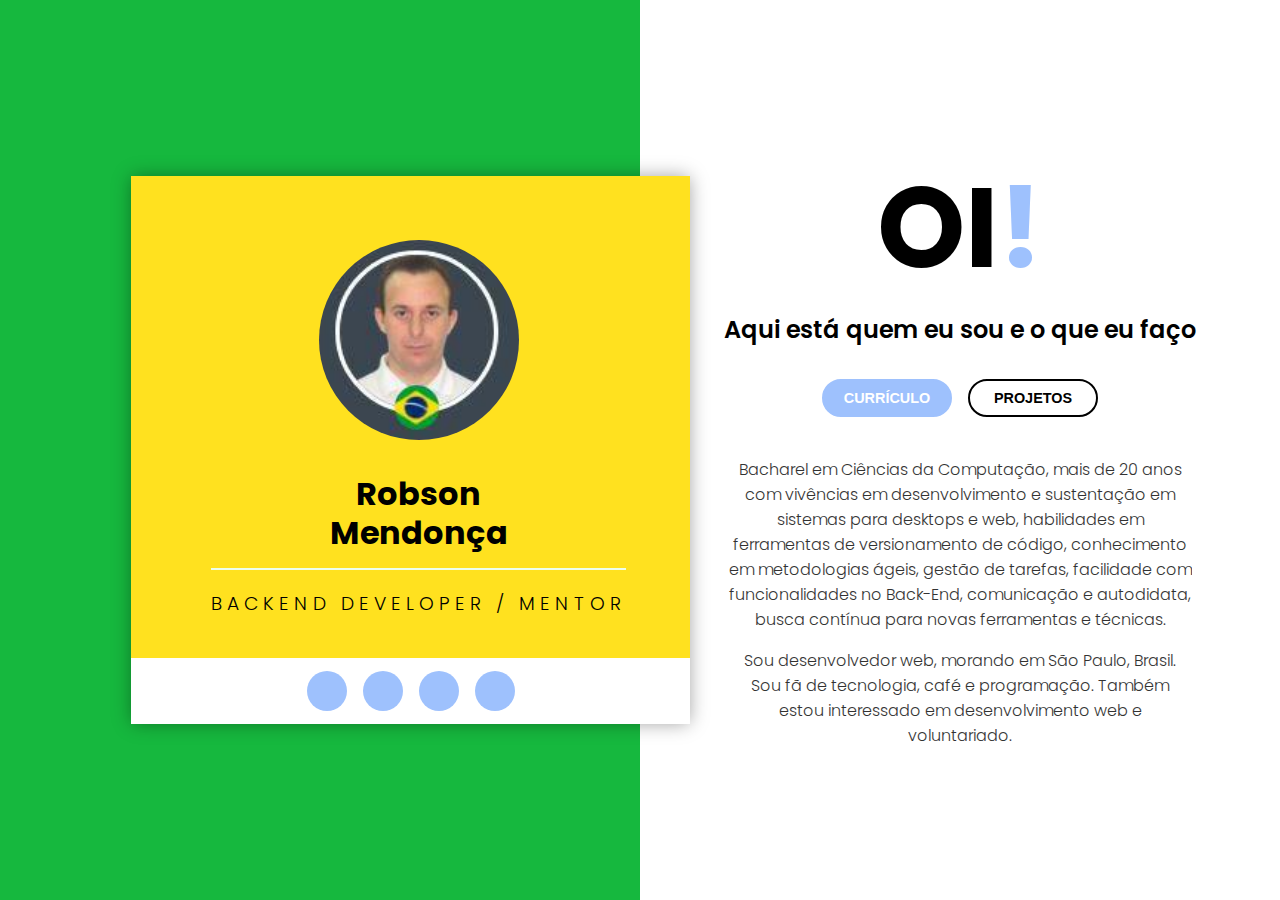
<file: index.html>
<!DOCTYPE html>
<html>
  <head>
    <meta charset="utf-8">
    <meta http-equiv="X-UA-Compatible" content="IE=edge">
    <title>Robson Mendonça (robsonamendonca)</title>
    <meta name="viewport" content="width=device-width, initial-scale=1">
    <link rel="shortcut icon" type="image/x-icon" href="favicon.ico">
    <link rel="stylesheet" href="assets/css/style.css">
    <link rel="stylesheet" href="https://cdnjs.cloudflare.com/ajax/libs/font-awesome/5.15.1/css/all.min.css" integrity="sha512-+4zCK9k+qNFUR5X+cKL9EIR+ZOhtIloNl9GIKS57V1MyNsYpYcUrUeQc9vNfzsWfV28IaLL3i96P9sdNyeRssA==" crossorigin="anonymous" />
    
  </head>
  <body>
    
    <div class = "about-wrapper">
      <div class = "about-left">
        <div class = "about-left-content">
          <div>
            <div class = "shadow">
              <div class = "about-img">
                <img src = "assets/img/about-img.jpg" alt = "about image">
              </div>
            </div>

            <h2>Robson<br>Mendonça</h2>
            <h3>Backend Developer / Mentor</h3>
          </div>

          <ul class = "icons">
            <li><a href="https://www.facebook.com/robson.antoniodemendonca" target="_blank"><i class = "fab fa-facebook-f"></i></a></li>
            <li><a href="https://twitter.com/robsonamendonca" target="_blank"><i class = "fab fa-twitter"></i></a></li>
            <li><a href="https://br.linkedin.com/in/robsonamendonca" target="_blank"><i class = "fab fa-linkedin"></i></a></li>
            <li><a href="https://www.instagram.com/robsonamendonca_/" target="_blank"><i class = "fab fa-instagram"></i></a></li>
          </ul>
        </div>
      </div>

      <div class = "about-right">
        <h1>Oi<span>!</span></h1>
        <h2>Aqui está quem eu sou e o que eu faço</h2>
        <div class = "about-btns">
          <button type = "button" class = "btn btn-pink">Currículo</button>
          <button type = "button" class = "btn btn-white" onclick="abrirProjetos()">Projetos</button>
        </div>

        <div class = "about-para">
          <p>Bacharel em Ciências da Computação, mais de 20 anos com vivências em desenvolvimento e sustentação em sistemas para desktops e web, habilidades em ferramentas de versionamento de código, conhecimento em metodologias ágeis, gestão de tarefas, facilidade com funcionalidades no Back-End, comunicação e autodidata, busca contínua para novas ferramentas e técnicas.</p>
          <p>Sou desenvolvedor web, morando em São Paulo, Brasil. Sou fã de tecnologia, café e programação. Também estou interessado em desenvolvimento web e voluntariado. </p>
        </div>
      </div>
    </div>

    <script src="assets/js/main.js"></script>
  </body>
</html>
</file>
<file: assets/css/style.css>
@import url('https://fonts.googleapis.com/css2?family=Poppins:wght@200;300;400;500;600;700;800&display=swap');

*{
    padding: 0;
    margin: 0;
    box-sizing: border-box;
}
body{
    font-family: 'Poppins', sans-serif;
}
.about-wrapper{
    height: 100vh;
}
.about-left{
    background: #16b83e;
    display: flex;
    flex-direction: column;
    align-items: center;
    justify-content: center;
    height: 100vh;
}
.about-left-content > div{
    background: #ffe11f;
    padding: 4rem 4rem 2.5rem 5rem;
    text-align: center;
}
.about-left-content{
    box-shadow: 0px 0px 18px -1px rgba(0, 0, 0, 0.39);
    -webkit-box-shadow: 0px 0px 18px -1px rgba(0, 0, 0, 0.39);
    -moz-box-shadow: 0px 0px 18px -1px rgba(0, 0, 0, 0.39);
}
.about-img img{
    display: block;
    width: 200px;
}
.about-img{
    width: 200px;
    height: 200px;
    overflow: hidden;
    border-radius: 50%;
    transition: all 0.5s ease-in-out;
}
.shadow{
    margin-left: auto;
    margin-right: auto;
    border-radius: 50%;
    width: 200px;
    height: 200px;
    position: relative;
    cursor: pointer;
}
.shadow::after{
    content: "";
    position: absolute;
    background: rgba(0, 0, 0, 0.4);
    left: 50%;
    transform: translateX(-50%);
    bottom: -20px;
    height: 7px;
    width: 50px;
    filter: blur(3px);
    -webkit-filter: blur(3px);
    opacity: 0;
    transition: all 0.6s ease;
}
.shadow:hover .about-img{
    transform: translateY(-10px);
}
.shadow:hover::after{
    opacity: 1;
}
.about-left-content h2{
    font-size: 2rem;
    margin: 2.2rem 0 0.6rem 0;
    line-height: 1.2;
    padding-bottom: 1rem;
    border-bottom: 2px solid #edffec;
}
.about-left-content h3{
    text-transform: uppercase;
    font-weight: 300;
    letter-spacing: 5px;
    margin-top: 1.2rem;
}
.icons{
    background: #fff;
    display: flex;
    justify-content: center;
    padding: 0.8rem 0;
}
.icons li{
    list-style-type: none;
    background: #9ec1fd;
    color: #fff;
    width: 40px;
    height: 40px;
    margin: 0 0.5rem;
    border-radius: 50%;
    display: flex;
    justify-content: center;
    align-items: center;
    font-size: 1.2rem;
    cursor: pointer;
    transition: all 0.5s ease-in-out;
}
.icons li:hover{
    background: #edffec;
    color: #000;
}
.about-right{
    background: #fff;
    height: 100vh;
    display: flex;
    flex-direction: column;
    align-items: center;
    justify-content: center;
    padding: 0 5rem;
    text-align: center;
}
.about-right h1{
    font-size: 7rem;
    text-transform: uppercase;
}
.about-right h1 span{
    color: #9ec1fd;
}
.about-right h2{
    font-weight: 600;
}
.about-btns{
    display: flex;
    margin: 2rem 0;
}
.btn{
    border: none;
    font-size: 0.9rem;
    text-transform: uppercase;
    border: 2px solid #000;
    border-radius: 20px;
    padding: 0.55rem 0;
    width: 130px;
    font-weight: 600;
    background: transparent;
    margin: 0 0.5rem;
    cursor: pointer;
}
.btn.btn-pink{
    background: #9ec1fd;
    color: #fff;
    border-color: #9ec1fd;
    transition: all 0.5s ease-in-out;
}
.btn.btn-pink:hover{
    background: transparent;
    border-color: #9ec1fd;
    color: #000;
}
.btn.btn-white{
    transition: all 0.5s ease-in-out;
}
.btn.btn-white:hover{
    background: #9ec1fd;
    border-color: #9ec1fd;
    color: #fff;
}
.about-para p{
    font-weight: 300;
    padding: 0.5rem;
    opacity: 0.8;
}

@media screen and (min-width: 992px){
    .about-wrapper{
        display: grid;
        grid-template-columns: repeat(2, 1fr);
    }
    .about-left{
        position: relative;
    }
    .about-left-content{
        position: absolute;
        right: -50px;
    }
}
</file>
